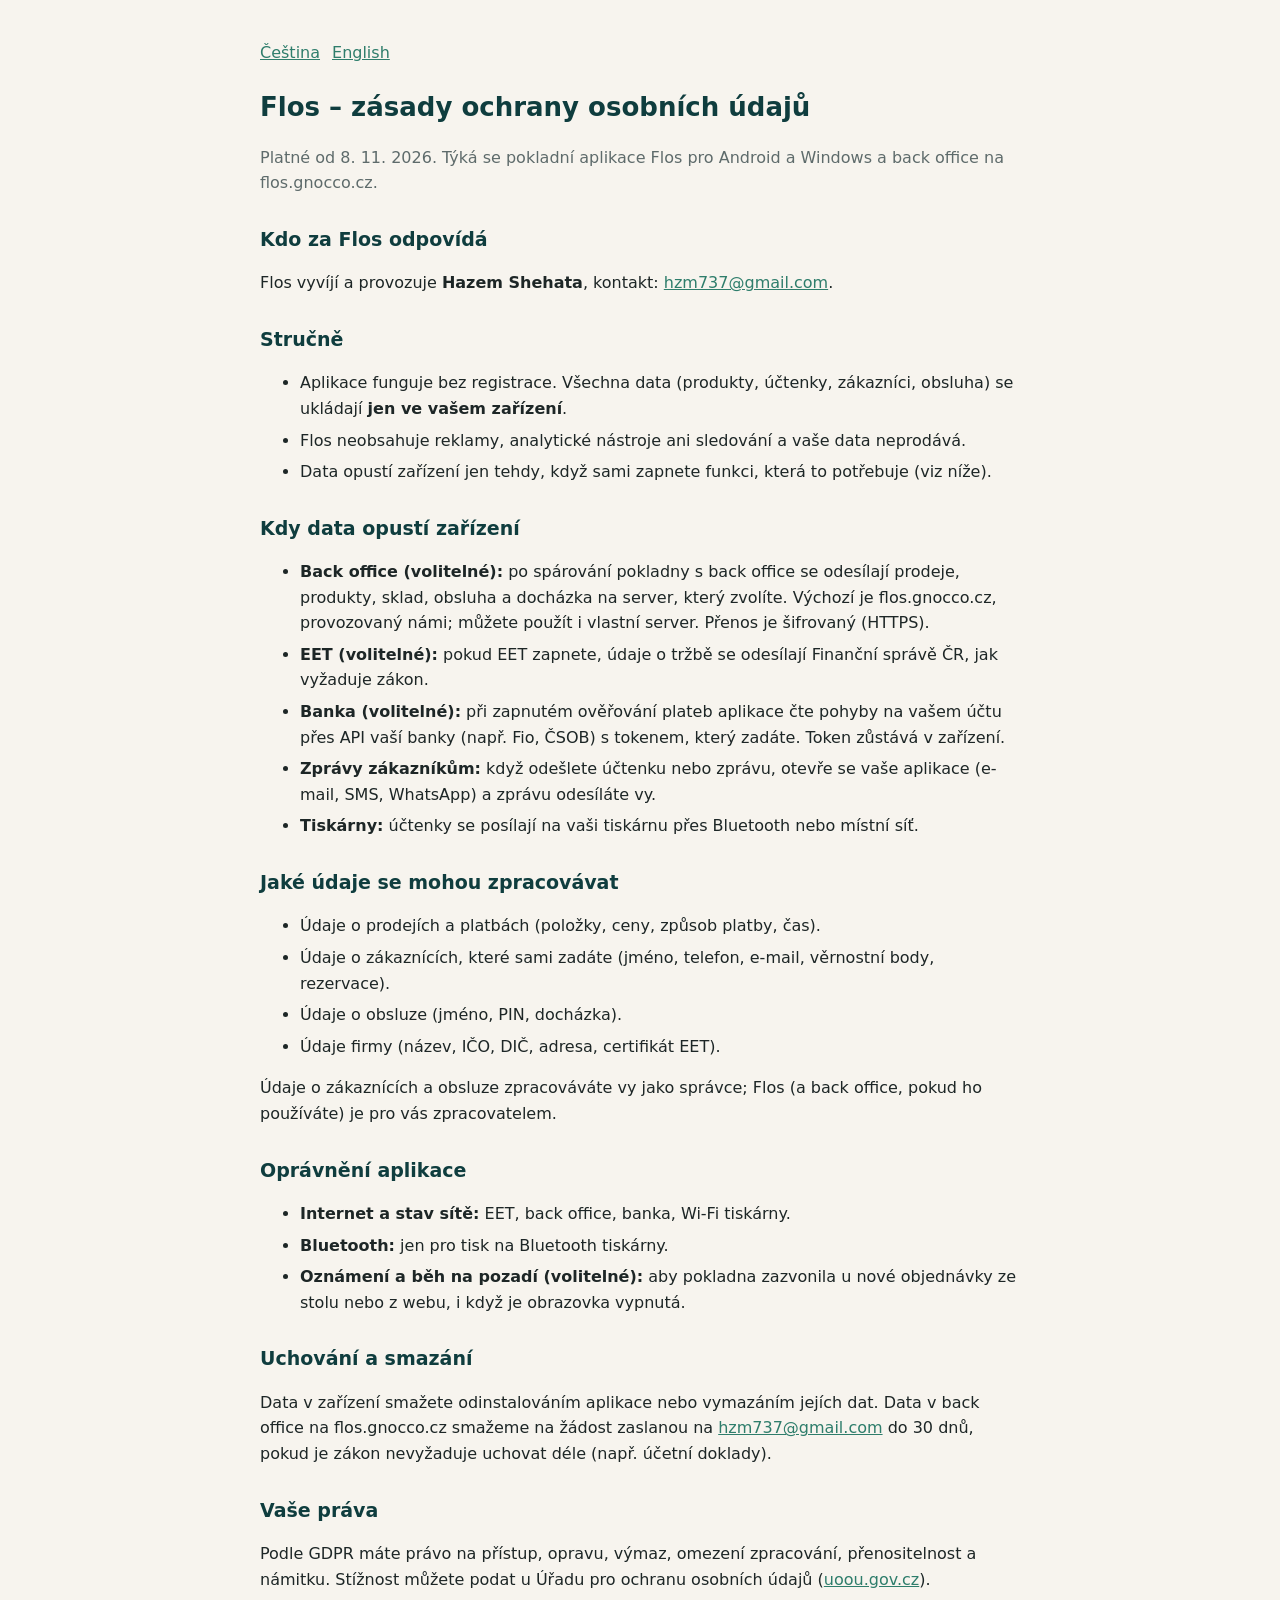
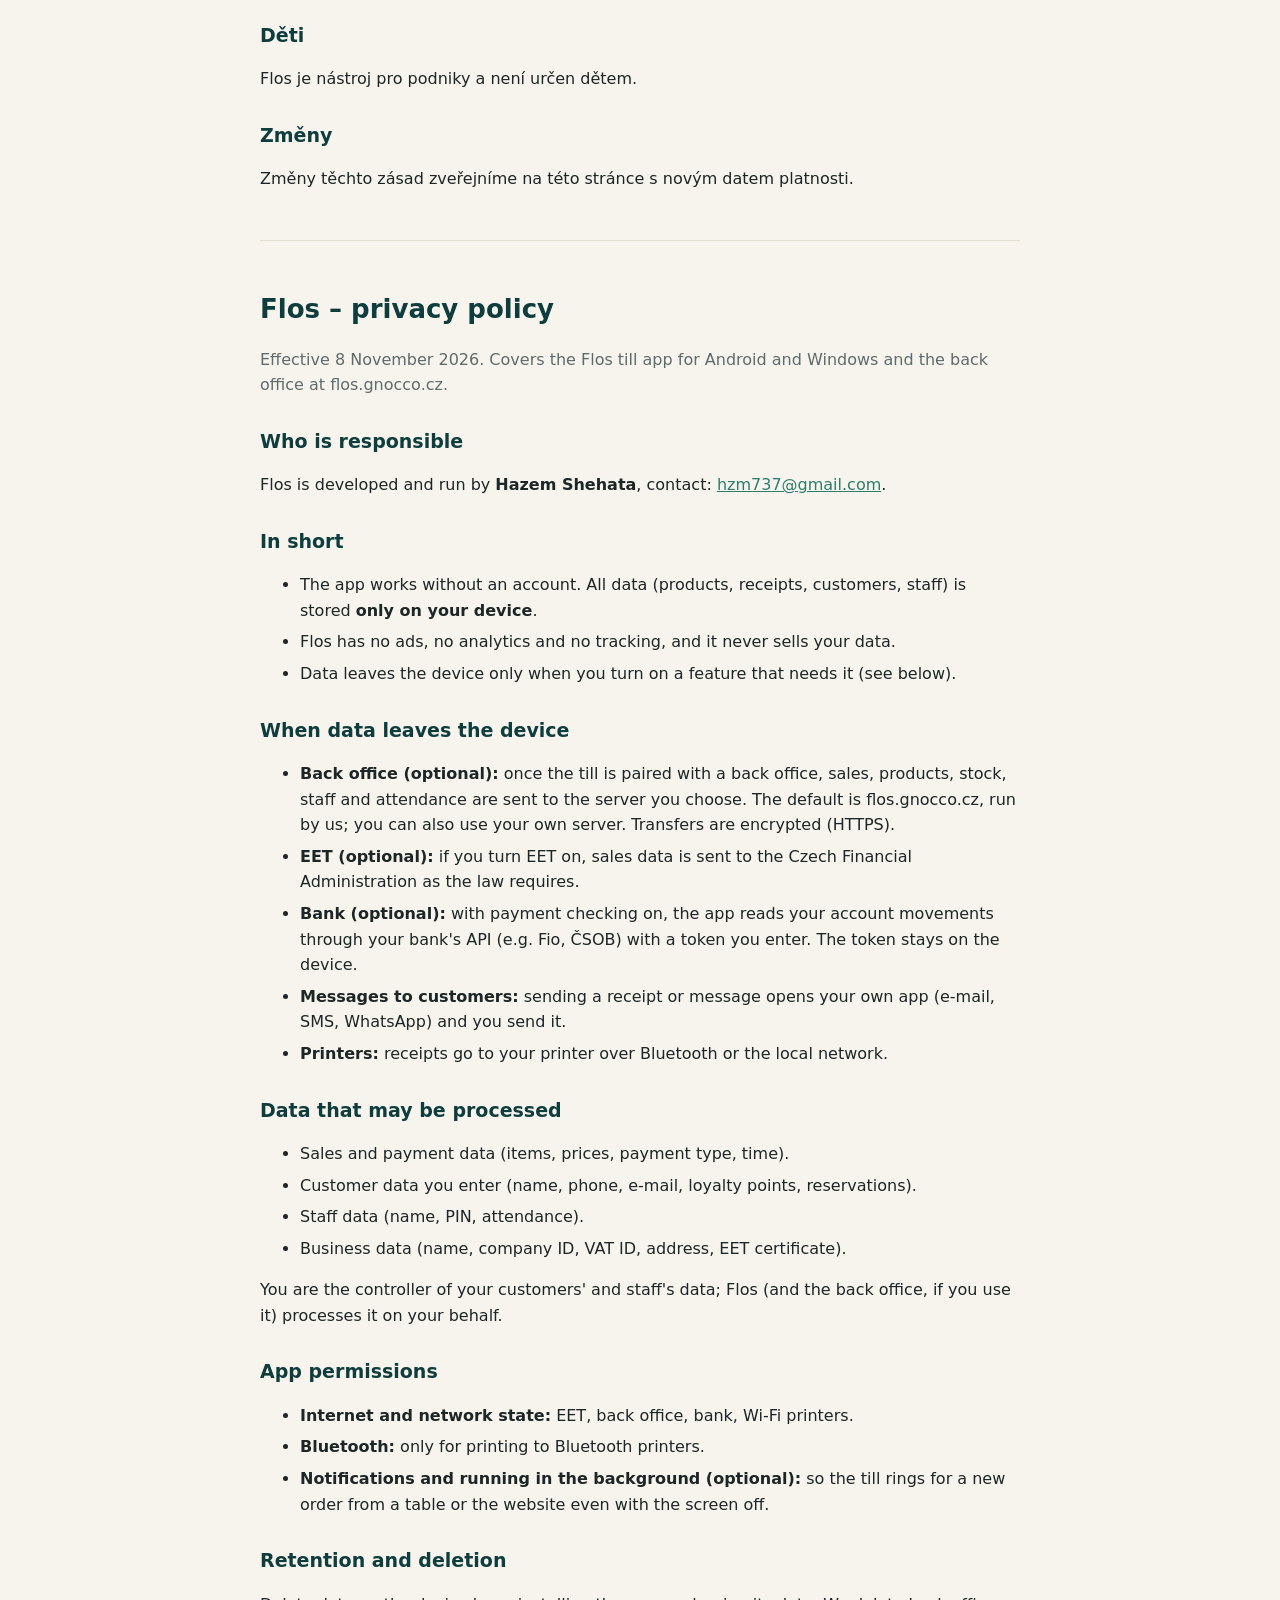
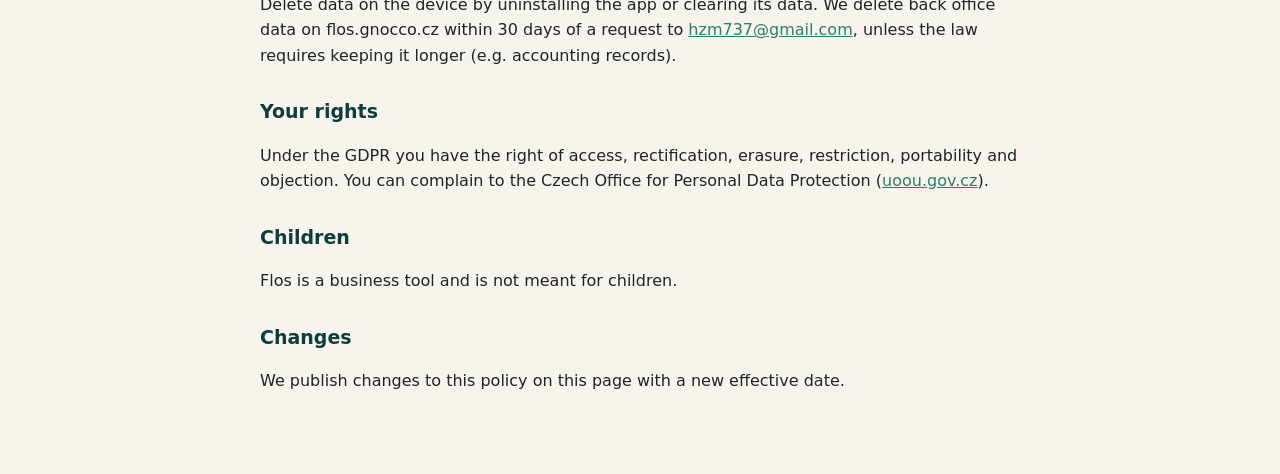
<file: server/src/main/resources/static/privacy.html>
<!doctype html>
<html lang="cs">
<head>
<meta charset="utf-8">
<meta name="viewport" content="width=device-width, initial-scale=1">
<title>Flos – zásady ochrany osobních údajů / Privacy policy</title>
<style>
  body { margin: 0; background: #F7F4EE; color: #1D2626; font: 16px/1.6 system-ui, -apple-system, "Segoe UI", Roboto, sans-serif; }
  main { max-width: 760px; margin: 0 auto; padding: 24px 16px 64px; }
  h1 { color: #0F3D3E; font-size: 26px; margin-bottom: 4px; }
  h2 { color: #0F3D3E; font-size: 19px; margin-top: 28px; }
  .muted { color: #5E6B6B; }
  .lang { display: flex; gap: 12px; }
  hr { border: none; border-top: 1px solid #E4DED3; margin: 48px 0; }
  a { color: #2E7D6B; }
  li { margin-bottom: 6px; }
</style>
</head>
<body>
<main>
<p class="lang"><a href="#cs">Čeština</a> <a href="#en">English</a></p>

<section id="cs">
<h1>Flos – zásady ochrany osobních údajů</h1>
<p class="muted">Platné od 8. 11. 2026. Týká se pokladní aplikace Flos pro Android a Windows a back office na flos.gnocco.cz.</p>

<h2>Kdo za Flos odpovídá</h2>
<p>Flos vyvíjí a provozuje <strong>Hazem Shehata</strong>, kontakt: <a href="mailto:hzm737@gmail.com">hzm737@gmail.com</a>.</p>

<h2>Stručně</h2>
<ul>
  <li>Aplikace funguje bez registrace. Všechna data (produkty, účtenky, zákazníci, obsluha) se ukládají <strong>jen ve vašem zařízení</strong>.</li>
  <li>Flos neobsahuje reklamy, analytické nástroje ani sledování a vaše data neprodává.</li>
  <li>Data opustí zařízení jen tehdy, když sami zapnete funkci, která to potřebuje (viz níže).</li>
</ul>

<h2>Kdy data opustí zařízení</h2>
<ul>
  <li><strong>Back office (volitelné):</strong> po spárování pokladny s back office se odesílají prodeje, produkty, sklad, obsluha a docházka na server, který zvolíte. Výchozí je flos.gnocco.cz, provozovaný námi; můžete použít i vlastní server. Přenos je šifrovaný (HTTPS).</li>
  <li><strong>EET (volitelné):</strong> pokud EET zapnete, údaje o tržbě se odesílají Finanční správě ČR, jak vyžaduje zákon.</li>
  <li><strong>Banka (volitelné):</strong> při zapnutém ověřování plateb aplikace čte pohyby na vašem účtu přes API vaší banky (např. Fio, ČSOB) s tokenem, který zadáte. Token zůstává v zařízení.</li>
  <li><strong>Zprávy zákazníkům:</strong> když odešlete účtenku nebo zprávu, otevře se vaše aplikace (e-mail, SMS, WhatsApp) a zprávu odesíláte vy.</li>
  <li><strong>Tiskárny:</strong> účtenky se posílají na vaši tiskárnu přes Bluetooth nebo místní síť.</li>
</ul>

<h2>Jaké údaje se mohou zpracovávat</h2>
<ul>
  <li>Údaje o prodejích a platbách (položky, ceny, způsob platby, čas).</li>
  <li>Údaje o zákaznících, které sami zadáte (jméno, telefon, e-mail, věrnostní body, rezervace).</li>
  <li>Údaje o obsluze (jméno, PIN, docházka).</li>
  <li>Údaje firmy (název, IČO, DIČ, adresa, certifikát EET).</li>
</ul>
<p>Údaje o zákaznících a obsluze zpracováváte vy jako správce; Flos (a back office, pokud ho používáte) je pro vás zpracovatelem.</p>

<h2>Oprávnění aplikace</h2>
<ul>
  <li><strong>Internet a stav sítě:</strong> EET, back office, banka, Wi-Fi tiskárny.</li>
  <li><strong>Bluetooth:</strong> jen pro tisk na Bluetooth tiskárny.</li>
  <li><strong>Oznámení a běh na pozadí (volitelné):</strong> aby pokladna zazvonila u nové objednávky ze stolu nebo z webu, i když je obrazovka vypnutá.</li>
</ul>

<h2>Uchování a smazání</h2>
<p>Data v zařízení smažete odinstalováním aplikace nebo vymazáním jejích dat. Data v back office na flos.gnocco.cz smažeme na žádost zaslanou na <a href="mailto:hzm737@gmail.com">hzm737@gmail.com</a> do 30 dnů, pokud je zákon nevyžaduje uchovat déle (např. účetní doklady).</p>

<h2>Vaše práva</h2>
<p>Podle GDPR máte právo na přístup, opravu, výmaz, omezení zpracování, přenositelnost a námitku. Stížnost můžete podat u Úřadu pro ochranu osobních údajů (<a href="https://uoou.gov.cz">uoou.gov.cz</a>).</p>

<h2>Děti</h2>
<p>Flos je nástroj pro podniky a není určen dětem.</p>

<h2>Změny</h2>
<p>Změny těchto zásad zveřejníme na této stránce s novým datem platnosti.</p>
</section>

<hr>

<section id="en" lang="en">
<h1>Flos – privacy policy</h1>
<p class="muted">Effective 8 November 2026. Covers the Flos till app for Android and Windows and the back office at flos.gnocco.cz.</p>

<h2>Who is responsible</h2>
<p>Flos is developed and run by <strong>Hazem Shehata</strong>, contact: <a href="mailto:hzm737@gmail.com">hzm737@gmail.com</a>.</p>

<h2>In short</h2>
<ul>
  <li>The app works without an account. All data (products, receipts, customers, staff) is stored <strong>only on your device</strong>.</li>
  <li>Flos has no ads, no analytics and no tracking, and it never sells your data.</li>
  <li>Data leaves the device only when you turn on a feature that needs it (see below).</li>
</ul>

<h2>When data leaves the device</h2>
<ul>
  <li><strong>Back office (optional):</strong> once the till is paired with a back office, sales, products, stock, staff and attendance are sent to the server you choose. The default is flos.gnocco.cz, run by us; you can also use your own server. Transfers are encrypted (HTTPS).</li>
  <li><strong>EET (optional):</strong> if you turn EET on, sales data is sent to the Czech Financial Administration as the law requires.</li>
  <li><strong>Bank (optional):</strong> with payment checking on, the app reads your account movements through your bank's API (e.g. Fio, ČSOB) with a token you enter. The token stays on the device.</li>
  <li><strong>Messages to customers:</strong> sending a receipt or message opens your own app (e-mail, SMS, WhatsApp) and you send it.</li>
  <li><strong>Printers:</strong> receipts go to your printer over Bluetooth or the local network.</li>
</ul>

<h2>Data that may be processed</h2>
<ul>
  <li>Sales and payment data (items, prices, payment type, time).</li>
  <li>Customer data you enter (name, phone, e-mail, loyalty points, reservations).</li>
  <li>Staff data (name, PIN, attendance).</li>
  <li>Business data (name, company ID, VAT ID, address, EET certificate).</li>
</ul>
<p>You are the controller of your customers' and staff's data; Flos (and the back office, if you use it) processes it on your behalf.</p>

<h2>App permissions</h2>
<ul>
  <li><strong>Internet and network state:</strong> EET, back office, bank, Wi-Fi printers.</li>
  <li><strong>Bluetooth:</strong> only for printing to Bluetooth printers.</li>
  <li><strong>Notifications and running in the background (optional):</strong> so the till rings for a new order from a table or the website even with the screen off.</li>
</ul>

<h2>Retention and deletion</h2>
<p>Delete data on the device by uninstalling the app or clearing its data. We delete back office data on flos.gnocco.cz within 30 days of a request to <a href="mailto:hzm737@gmail.com">hzm737@gmail.com</a>, unless the law requires keeping it longer (e.g. accounting records).</p>

<h2>Your rights</h2>
<p>Under the GDPR you have the right of access, rectification, erasure, restriction, portability and objection. You can complain to the Czech Office for Personal Data Protection (<a href="https://uoou.gov.cz">uoou.gov.cz</a>).</p>

<h2>Children</h2>
<p>Flos is a business tool and is not meant for children.</p>

<h2>Changes</h2>
<p>We publish changes to this policy on this page with a new effective date.</p>
</section>
</main>
</body>
</html>
</file>
